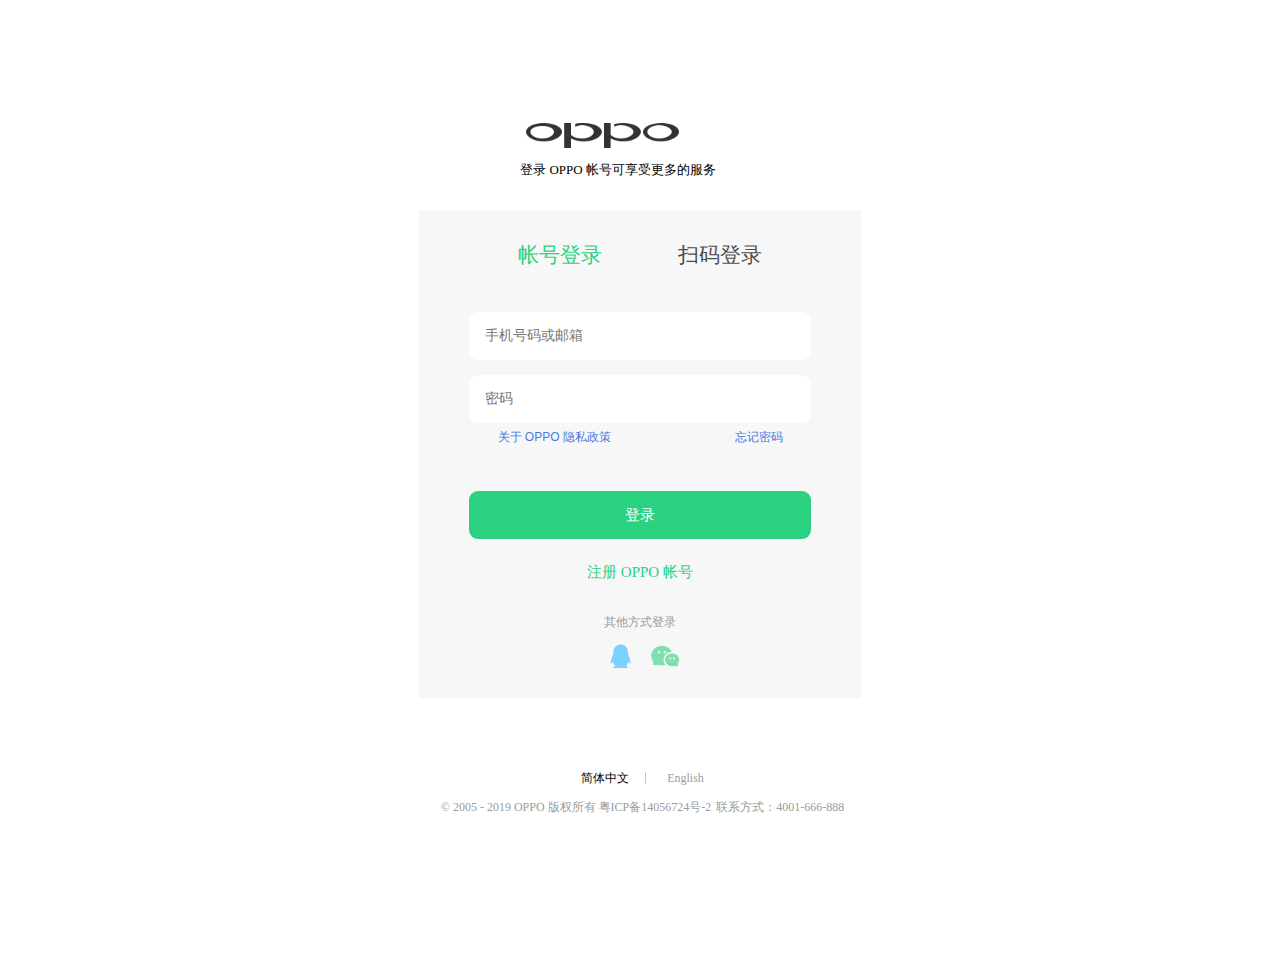
<file: src/login.html>
<!DOCTYPE html>
<html>

	<head>
		<meta charset="UTF-8">
		<title></title>
		<link rel="stylesheet" type="text/css" href="css/header.css" />
	</head>

	<body>
		<div class="box boxLarge">
			<div class="box_header boxLarge">
				<div class="box_header_logo">
					<img class="logoimg" src="[data-uri]" />
				</div>
				<p>登录 OPPO 帐号可享受更多的服务</p>
			</div>
			<div class="box_content">
				<div class="index_content">
					<div class="tab">
						<div class="tab_item active">帐号登录</div>

						<div class="tab_item">扫码登录</div>
					</div>
					<div class="">
						<div class="zoneInput account hasZone">
							<div>
								<input
									class="yanzheng"
									type="text" autocomplete="off" placeholder="手机号码或邮箱" value=""></div>

							<div class="zone_dlg">
								<div class="input password input_icon"><input  class="yanzheng"  autocomplete="off" type="password" placeholder="密码" value=""><i></i>
									<div class="input_error_tip"></div>
								</div>
								<div class="linkContainer">
									<a class="link privacy" href="javascript:;">关于 OPPO 隐私政策</a>
									<a class="link forget_password" href="javascript:;">忘记密码</a>
								</div><button class="button primary_btn">登录</button><button class="button secondary_btn">注册 OPPO 帐号</button>
								<div class="authOther">
									<div class="authOther_list">其他方式登录</div>
									<div class="authOther_links">
										<a class="authOther_link authOther_ico_qq" href="https://my.oppo.com/auth/qqlogin">
											<img class="qq" src="[data-uri]" />
										</a>
										<a class="authOther_link authOther_ico_wx" href="https://my.oppo.com/auth/wxlogin">
											<img class="weibo" src="[data-uri]" />
										</a>
									</div>
								</div>
							</div>

						</div>
					</div>
				</div>
				<div class="footer">
					<p class="footer_language"><span class="footer_current">简体中文</span><em class="footer_divider"></em><span class="">English</span></p>
					<p><span>© 2005 - 2019 OPPO 版权所有 粤ICP备14056724号-2</span><span>联系方式：4001-666-888</span></p>
				</div>
	</body>

</html>
</file>
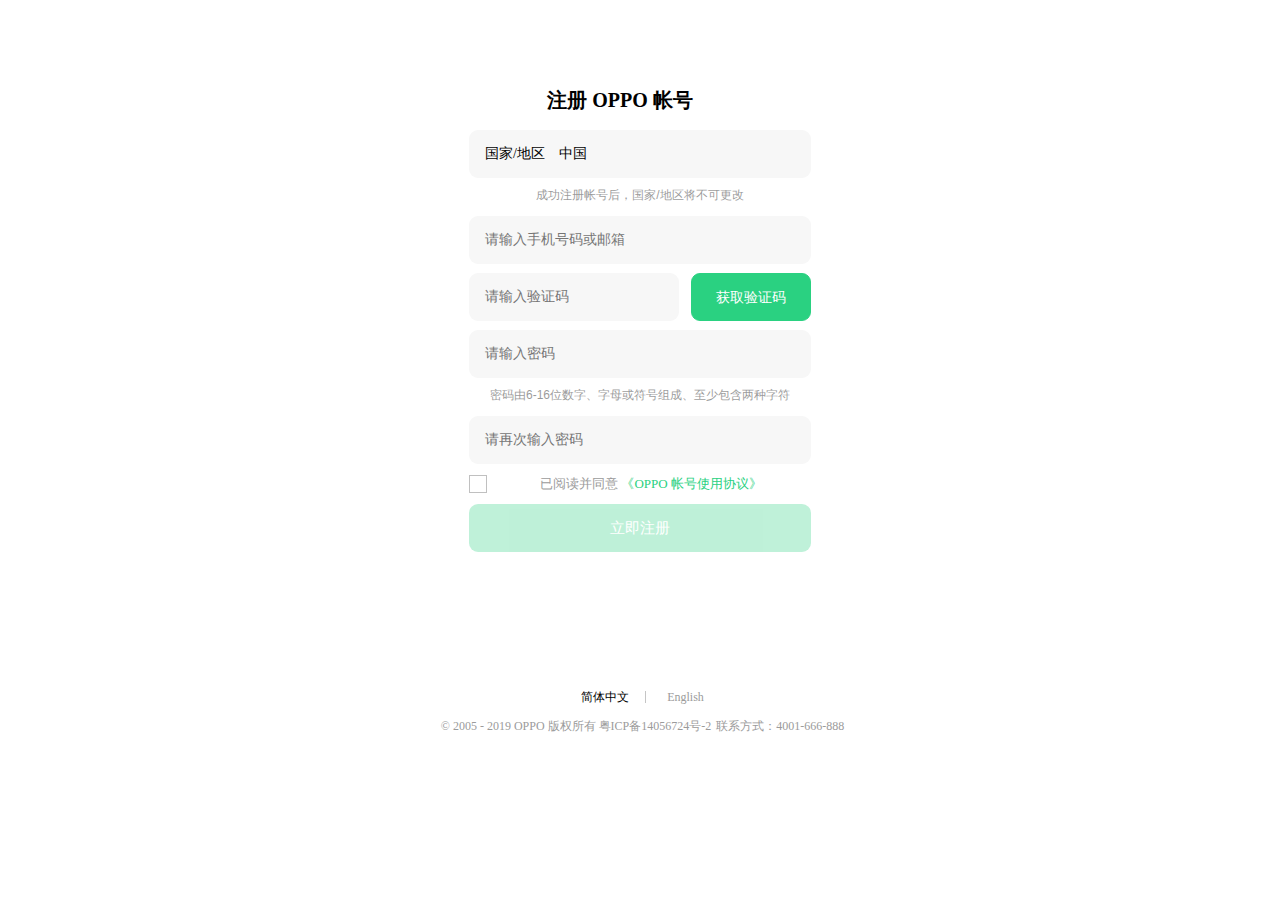
<file: src/registor.html>
<!DOCTYPE html>
<html>

	<head>
		<meta charset="UTF-8">
		<title></title>
		<link rel="stylesheet" type="text/css" href="css/header.css" />
	</head>

	<body>
		<div class="box2">
			<div class="box2_header boxSmall">
				<p class="zhuce">注册 OPPO 帐号</p>
			</div>
			<div class="box2_content">
				<div class="register_content">
					<div class="zoneInput1 regions1">

						<div class="">
							<div class="zoneInput1_country1"></div><input autocomplete="off" class="zoneInput_select" type="text" disabled="" value="国家/地区    中国"><i class="zoneInput_down"></i></div>
						<div class="input1_error1_tip1"></div>
						<p class="region1_tip1">成功注册帐号后，国家/地区将不可更改</p>
						<div class="zoneInput1 account1">
							<div>
								<input type="text" autocomplete="off" placeholder="请输入手机号码或邮箱" value=""></div>
							<div class="input1_error1_tip1"></div>

							<div class="input1 codes1 codeWrap1"><input class="ma" autocomplete="off" type="text" placeholder="请输入验证码" value="">
								<div class="input1_code1 ">获取验证码</div>
								<div class="input1_error1_tip1"></div>
							</div>
							<div class="input1 passwordIcon1 input1_icon1"><input autocomplete="off" type="password" placeholder="请输入密码" value=""><i></i>
								<div class="input1_error1_tip1"></div>
							</div>
							<p class="region1_tip1">密码由6-16位数字、字母或符号组成、至少包含两种字符</p>
							<div class="input1 passwordIcon1 input1_icon1"><input autocomplete="off" type="password" placeholder="请再次输入密码" value=""><i></i>
								<div class="input1_error1_tip1"></div>
							</div>
						</div>

						<div class="agreements">
							<i class="agreements_checkbox ">
							<img />
							<img style="display:none;"  src="[data-uri]"/>
						</i>
							<p class="agreements_info">已阅读并同意
								<a target="_blank" href="https://muc.oppomobile.com/document/340/register_simple.html">《OPPO 帐号使用协议》</a>
							</p>
						</div>
						<button class="button disabled primary_btn">立即注册</button></div>

				</div>
			</div>
		</div>
		<div class="footer">
			<p class="footer_language"><span class="footer_current">简体中文</span><em class="footer_divider"></em><span class="">English</span></p>
			<p><span>© 2005 - 2019 OPPO 版权所有 粤ICP备14056724号-2</span><span>联系方式：4001-666-888</span></p>
		</div>
	</body>

</html>
</file>
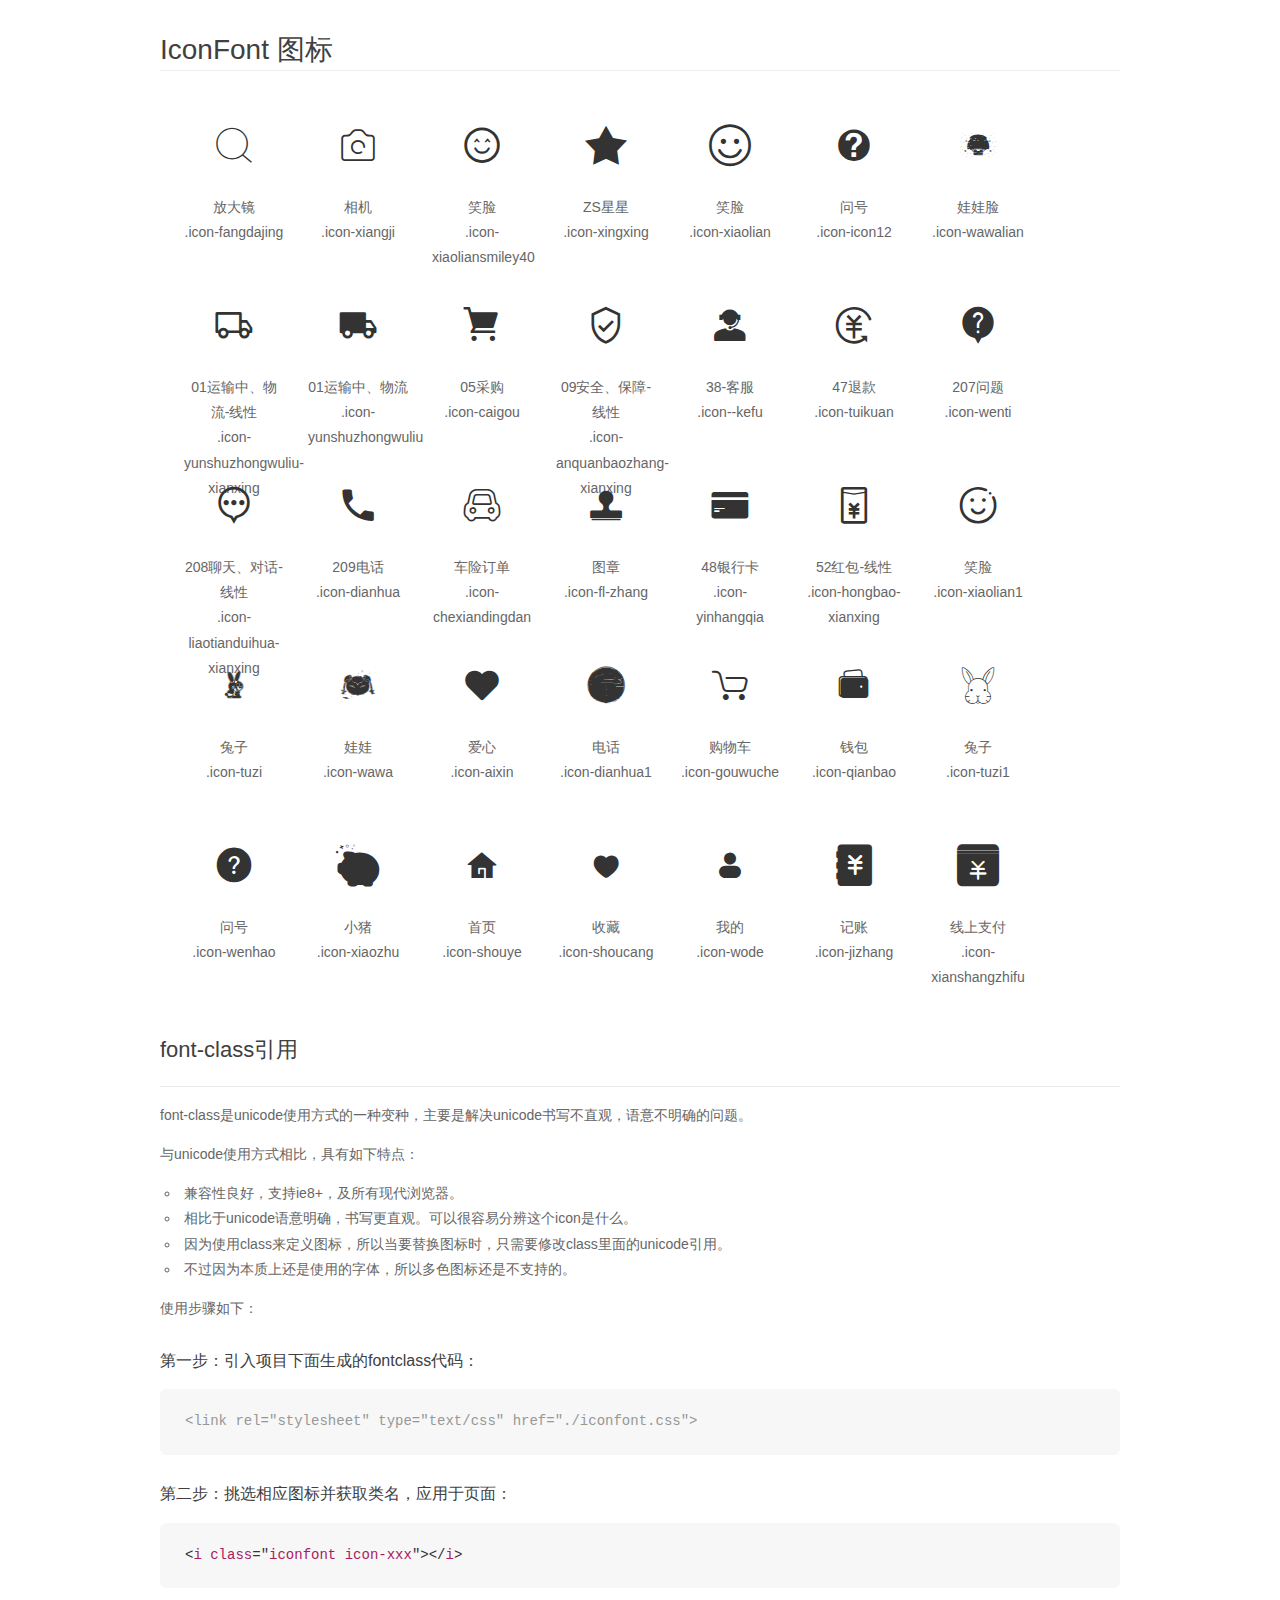
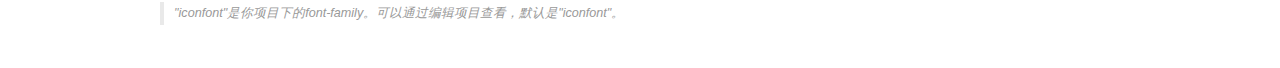
<file: src/图标/demo_fontclass.html>
<!DOCTYPE html>
<html>
<head>
    <meta charset="utf-8"/>
    <title>IconFont</title>
    <link rel="stylesheet" href="demo.css">
    <link rel="stylesheet" href="iconfont.css">
</head>
<body>
    <div class="main markdown">
        <h1>IconFont 图标</h1>
        <ul class="icon_lists clear">
            
                <li>
                <i class="icon iconfont icon-fangdajing"></i>
                    <div class="name">放大镜</div>
                    <div class="fontclass">.icon-fangdajing</div>
                </li>
            
                <li>
                <i class="icon iconfont icon-xiangji"></i>
                    <div class="name">相机</div>
                    <div class="fontclass">.icon-xiangji</div>
                </li>
            
                <li>
                <i class="icon iconfont icon-xiaoliansmiley40"></i>
                    <div class="name">笑脸</div>
                    <div class="fontclass">.icon-xiaoliansmiley40</div>
                </li>
            
                <li>
                <i class="icon iconfont icon-xingxing"></i>
                    <div class="name">ZS星星</div>
                    <div class="fontclass">.icon-xingxing</div>
                </li>
            
                <li>
                <i class="icon iconfont icon-xiaolian"></i>
                    <div class="name">笑脸</div>
                    <div class="fontclass">.icon-xiaolian</div>
                </li>
            
                <li>
                <i class="icon iconfont icon-icon12"></i>
                    <div class="name">问号</div>
                    <div class="fontclass">.icon-icon12</div>
                </li>
            
                <li>
                <i class="icon iconfont icon-wawalian"></i>
                    <div class="name">娃娃脸</div>
                    <div class="fontclass">.icon-wawalian</div>
                </li>
            
                <li>
                <i class="icon iconfont icon-yunshuzhongwuliu-xianxing"></i>
                    <div class="name">01运输中、物流-线性</div>
                    <div class="fontclass">.icon-yunshuzhongwuliu-xianxing</div>
                </li>
            
                <li>
                <i class="icon iconfont icon-yunshuzhongwuliu"></i>
                    <div class="name">01运输中、物流</div>
                    <div class="fontclass">.icon-yunshuzhongwuliu</div>
                </li>
            
                <li>
                <i class="icon iconfont icon-caigou"></i>
                    <div class="name">05采购</div>
                    <div class="fontclass">.icon-caigou</div>
                </li>
            
                <li>
                <i class="icon iconfont icon-anquanbaozhang-xianxing"></i>
                    <div class="name">09安全、保障-线性</div>
                    <div class="fontclass">.icon-anquanbaozhang-xianxing</div>
                </li>
            
                <li>
                <i class="icon iconfont icon--kefu"></i>
                    <div class="name">38-客服</div>
                    <div class="fontclass">.icon--kefu</div>
                </li>
            
                <li>
                <i class="icon iconfont icon-tuikuan"></i>
                    <div class="name">47退款</div>
                    <div class="fontclass">.icon-tuikuan</div>
                </li>
            
                <li>
                <i class="icon iconfont icon-wenti"></i>
                    <div class="name">207问题</div>
                    <div class="fontclass">.icon-wenti</div>
                </li>
            
                <li>
                <i class="icon iconfont icon-liaotianduihua-xianxing"></i>
                    <div class="name">208聊天、对话-线性</div>
                    <div class="fontclass">.icon-liaotianduihua-xianxing</div>
                </li>
            
                <li>
                <i class="icon iconfont icon-dianhua"></i>
                    <div class="name">209电话</div>
                    <div class="fontclass">.icon-dianhua</div>
                </li>
            
                <li>
                <i class="icon iconfont icon-chexiandingdan"></i>
                    <div class="name">车险订单</div>
                    <div class="fontclass">.icon-chexiandingdan</div>
                </li>
            
                <li>
                <i class="icon iconfont icon-fl-zhang"></i>
                    <div class="name">图章</div>
                    <div class="fontclass">.icon-fl-zhang</div>
                </li>
            
                <li>
                <i class="icon iconfont icon-yinhangqia"></i>
                    <div class="name">48银行卡</div>
                    <div class="fontclass">.icon-yinhangqia</div>
                </li>
            
                <li>
                <i class="icon iconfont icon-hongbao-xianxing"></i>
                    <div class="name">52红包-线性</div>
                    <div class="fontclass">.icon-hongbao-xianxing</div>
                </li>
            
                <li>
                <i class="icon iconfont icon-xiaolian1"></i>
                    <div class="name">笑脸</div>
                    <div class="fontclass">.icon-xiaolian1</div>
                </li>
            
                <li>
                <i class="icon iconfont icon-tuzi"></i>
                    <div class="name">兔子</div>
                    <div class="fontclass">.icon-tuzi</div>
                </li>
            
                <li>
                <i class="icon iconfont icon-wawa"></i>
                    <div class="name">娃娃</div>
                    <div class="fontclass">.icon-wawa</div>
                </li>
            
                <li>
                <i class="icon iconfont icon-aixin"></i>
                    <div class="name">爱心</div>
                    <div class="fontclass">.icon-aixin</div>
                </li>
            
                <li>
                <i class="icon iconfont icon-dianhua1"></i>
                    <div class="name">电话</div>
                    <div class="fontclass">.icon-dianhua1</div>
                </li>
            
                <li>
                <i class="icon iconfont icon-gouwuche"></i>
                    <div class="name">购物车</div>
                    <div class="fontclass">.icon-gouwuche</div>
                </li>
            
                <li>
                <i class="icon iconfont icon-qianbao"></i>
                    <div class="name">钱包</div>
                    <div class="fontclass">.icon-qianbao</div>
                </li>
            
                <li>
                <i class="icon iconfont icon-tuzi1"></i>
                    <div class="name">兔子</div>
                    <div class="fontclass">.icon-tuzi1</div>
                </li>
            
                <li>
                <i class="icon iconfont icon-wenhao"></i>
                    <div class="name">问号</div>
                    <div class="fontclass">.icon-wenhao</div>
                </li>
            
                <li>
                <i class="icon iconfont icon-xiaozhu"></i>
                    <div class="name">小猪</div>
                    <div class="fontclass">.icon-xiaozhu</div>
                </li>
            
                <li>
                <i class="icon iconfont icon-shouye"></i>
                    <div class="name">首页</div>
                    <div class="fontclass">.icon-shouye</div>
                </li>
            
                <li>
                <i class="icon iconfont icon-shoucang"></i>
                    <div class="name">收藏</div>
                    <div class="fontclass">.icon-shoucang</div>
                </li>
            
                <li>
                <i class="icon iconfont icon-wode"></i>
                    <div class="name">我的</div>
                    <div class="fontclass">.icon-wode</div>
                </li>
            
                <li>
                <i class="icon iconfont icon-jizhang"></i>
                    <div class="name">记账</div>
                    <div class="fontclass">.icon-jizhang</div>
                </li>
            
                <li>
                <i class="icon iconfont icon-xianshangzhifu"></i>
                    <div class="name">线上支付</div>
                    <div class="fontclass">.icon-xianshangzhifu</div>
                </li>
            
        </ul>

        <h2 id="font-class-">font-class引用</h2>
        <hr>

        <p>font-class是unicode使用方式的一种变种，主要是解决unicode书写不直观，语意不明确的问题。</p>
        <p>与unicode使用方式相比，具有如下特点：</p>
        <ul>
        <li>兼容性良好，支持ie8+，及所有现代浏览器。</li>
        <li>相比于unicode语意明确，书写更直观。可以很容易分辨这个icon是什么。</li>
        <li>因为使用class来定义图标，所以当要替换图标时，只需要修改class里面的unicode引用。</li>
        <li>不过因为本质上还是使用的字体，所以多色图标还是不支持的。</li>
        </ul>
        <p>使用步骤如下：</p>
        <h3 id="-fontclass-">第一步：引入项目下面生成的fontclass代码：</h3>


        <pre><code class="lang-js hljs javascript"><span class="hljs-comment">&lt;link rel="stylesheet" type="text/css" href="./iconfont.css"&gt;</span></code></pre>
        <h3 id="-">第二步：挑选相应图标并获取类名，应用于页面：</h3>
        <pre><code class="lang-css hljs">&lt;<span class="hljs-selector-tag">i</span> <span class="hljs-selector-tag">class</span>="<span class="hljs-selector-tag">iconfont</span> <span class="hljs-selector-tag">icon-xxx</span>"&gt;&lt;/<span class="hljs-selector-tag">i</span>&gt;</code></pre>
        <blockquote>
        <p>"iconfont"是你项目下的font-family。可以通过编辑项目查看，默认是"iconfont"。</p>
        </blockquote>
    </div>
</body>
</html>
</file>
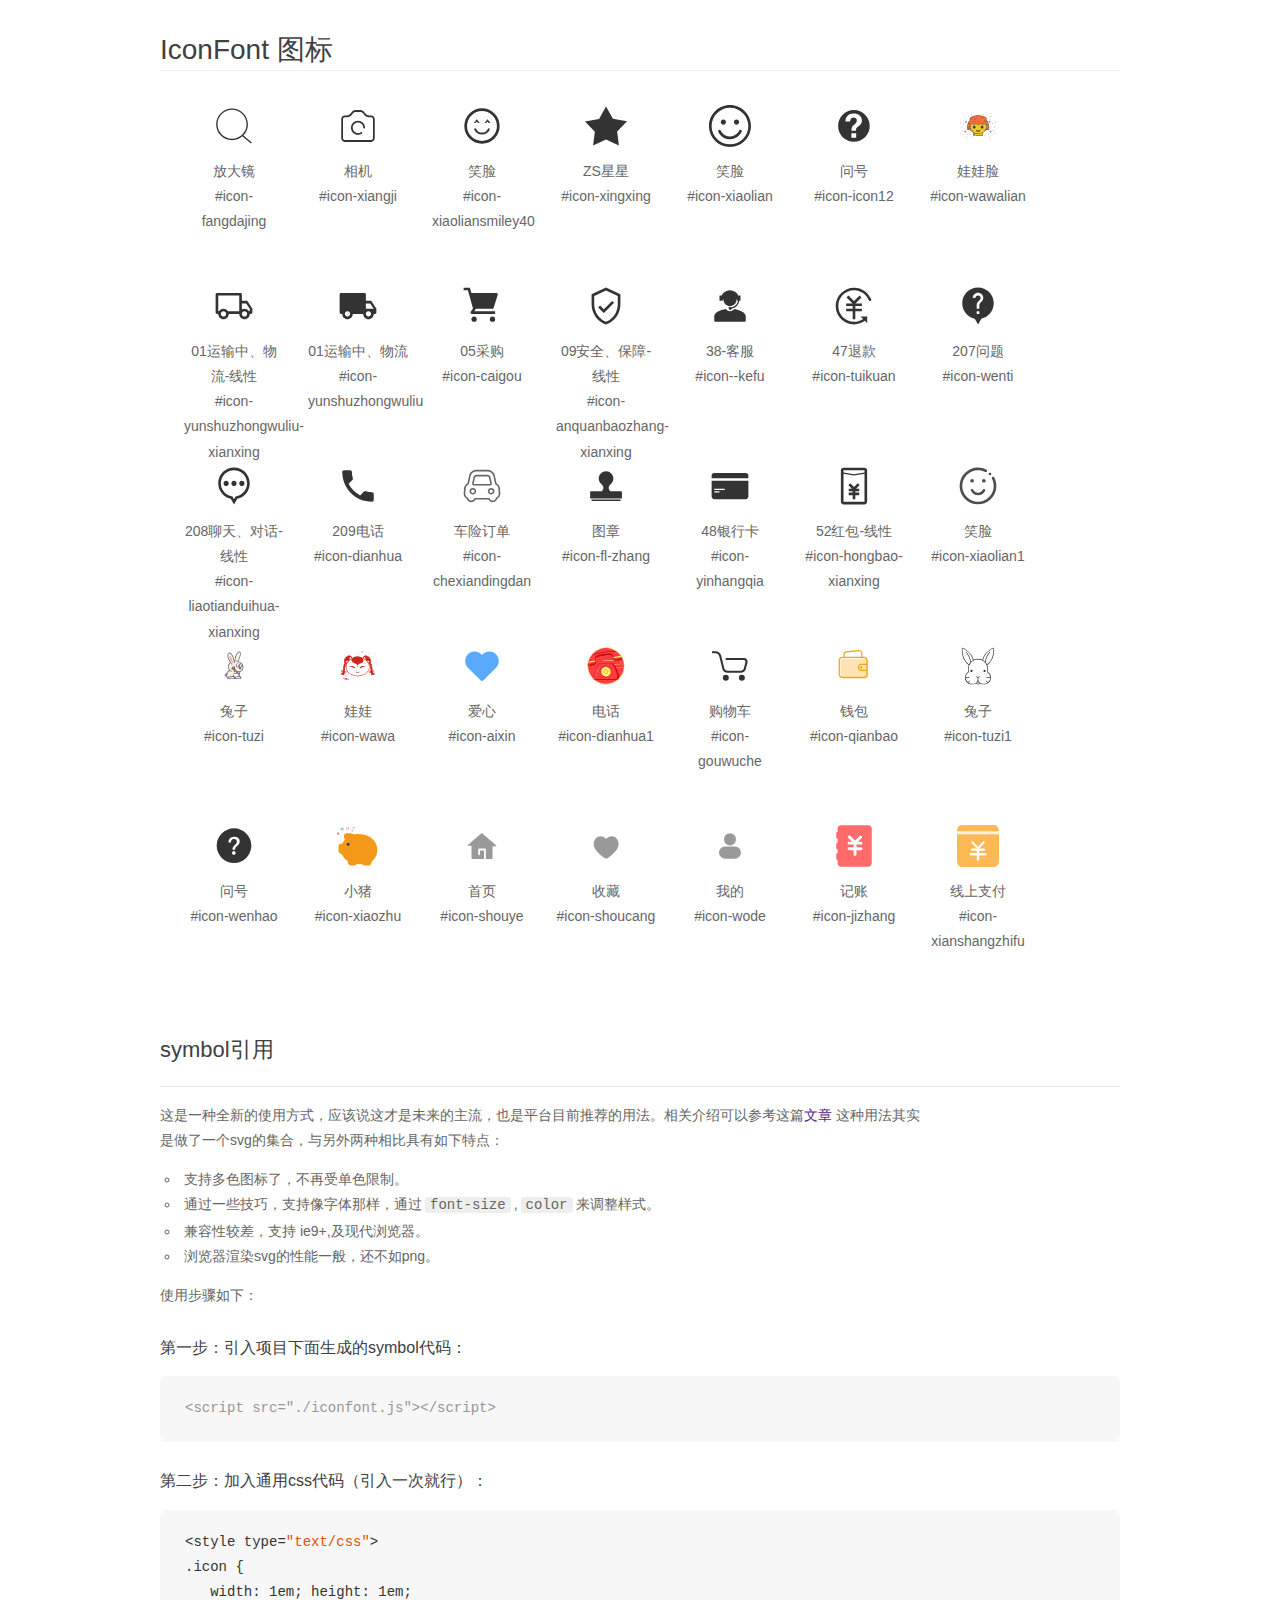
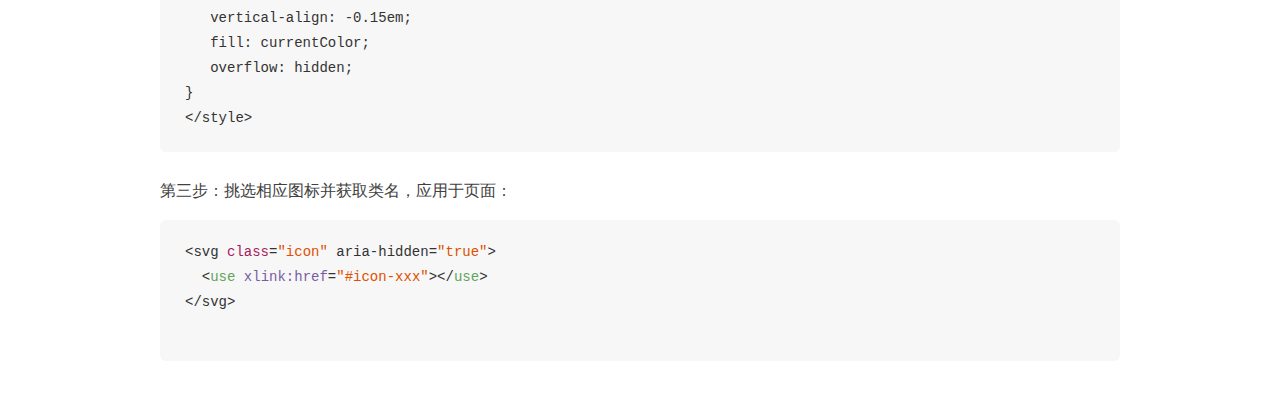
<file: src/图标/demo_symbol.html>
<!DOCTYPE html>
<html>
<head>
    <meta charset="utf-8"/>
    <title>IconFont</title>
    <link rel="stylesheet" href="demo.css">
    <script src="iconfont.js"></script>

    <style type="text/css">
        .icon {
          /* 通过设置 font-size 来改变图标大小 */
          width: 1em; height: 1em;
          /* 图标和文字相邻时，垂直对齐 */
          vertical-align: -0.15em;
          /* 通过设置 color 来改变 SVG 的颜色/fill */
          fill: currentColor;
          /* path 和 stroke 溢出 viewBox 部分在 IE 下会显示
             normalize.css 中也包含这行 */
          overflow: hidden;
        }

    </style>
</head>
<body>
    <div class="main markdown">
        <h1>IconFont 图标</h1>
        <ul class="icon_lists clear">
            
                <li>
                    <svg class="icon" aria-hidden="true">
                        <use xlink:href="#icon-fangdajing"></use>
                    </svg>
                    <div class="name">放大镜</div>
                    <div class="fontclass">#icon-fangdajing</div>
                </li>
            
                <li>
                    <svg class="icon" aria-hidden="true">
                        <use xlink:href="#icon-xiangji"></use>
                    </svg>
                    <div class="name">相机</div>
                    <div class="fontclass">#icon-xiangji</div>
                </li>
            
                <li>
                    <svg class="icon" aria-hidden="true">
                        <use xlink:href="#icon-xiaoliansmiley40"></use>
                    </svg>
                    <div class="name">笑脸</div>
                    <div class="fontclass">#icon-xiaoliansmiley40</div>
                </li>
            
                <li>
                    <svg class="icon" aria-hidden="true">
                        <use xlink:href="#icon-xingxing"></use>
                    </svg>
                    <div class="name">ZS星星</div>
                    <div class="fontclass">#icon-xingxing</div>
                </li>
            
                <li>
                    <svg class="icon" aria-hidden="true">
                        <use xlink:href="#icon-xiaolian"></use>
                    </svg>
                    <div class="name">笑脸</div>
                    <div class="fontclass">#icon-xiaolian</div>
                </li>
            
                <li>
                    <svg class="icon" aria-hidden="true">
                        <use xlink:href="#icon-icon12"></use>
                    </svg>
                    <div class="name">问号</div>
                    <div class="fontclass">#icon-icon12</div>
                </li>
            
                <li>
                    <svg class="icon" aria-hidden="true">
                        <use xlink:href="#icon-wawalian"></use>
                    </svg>
                    <div class="name">娃娃脸</div>
                    <div class="fontclass">#icon-wawalian</div>
                </li>
            
                <li>
                    <svg class="icon" aria-hidden="true">
                        <use xlink:href="#icon-yunshuzhongwuliu-xianxing"></use>
                    </svg>
                    <div class="name">01运输中、物流-线性</div>
                    <div class="fontclass">#icon-yunshuzhongwuliu-xianxing</div>
                </li>
            
                <li>
                    <svg class="icon" aria-hidden="true">
                        <use xlink:href="#icon-yunshuzhongwuliu"></use>
                    </svg>
                    <div class="name">01运输中、物流</div>
                    <div class="fontclass">#icon-yunshuzhongwuliu</div>
                </li>
            
                <li>
                    <svg class="icon" aria-hidden="true">
                        <use xlink:href="#icon-caigou"></use>
                    </svg>
                    <div class="name">05采购</div>
                    <div class="fontclass">#icon-caigou</div>
                </li>
            
                <li>
                    <svg class="icon" aria-hidden="true">
                        <use xlink:href="#icon-anquanbaozhang-xianxing"></use>
                    </svg>
                    <div class="name">09安全、保障-线性</div>
                    <div class="fontclass">#icon-anquanbaozhang-xianxing</div>
                </li>
            
                <li>
                    <svg class="icon" aria-hidden="true">
                        <use xlink:href="#icon--kefu"></use>
                    </svg>
                    <div class="name">38-客服</div>
                    <div class="fontclass">#icon--kefu</div>
                </li>
            
                <li>
                    <svg class="icon" aria-hidden="true">
                        <use xlink:href="#icon-tuikuan"></use>
                    </svg>
                    <div class="name">47退款</div>
                    <div class="fontclass">#icon-tuikuan</div>
                </li>
            
                <li>
                    <svg class="icon" aria-hidden="true">
                        <use xlink:href="#icon-wenti"></use>
                    </svg>
                    <div class="name">207问题</div>
                    <div class="fontclass">#icon-wenti</div>
                </li>
            
                <li>
                    <svg class="icon" aria-hidden="true">
                        <use xlink:href="#icon-liaotianduihua-xianxing"></use>
                    </svg>
                    <div class="name">208聊天、对话-线性</div>
                    <div class="fontclass">#icon-liaotianduihua-xianxing</div>
                </li>
            
                <li>
                    <svg class="icon" aria-hidden="true">
                        <use xlink:href="#icon-dianhua"></use>
                    </svg>
                    <div class="name">209电话</div>
                    <div class="fontclass">#icon-dianhua</div>
                </li>
            
                <li>
                    <svg class="icon" aria-hidden="true">
                        <use xlink:href="#icon-chexiandingdan"></use>
                    </svg>
                    <div class="name">车险订单</div>
                    <div class="fontclass">#icon-chexiandingdan</div>
                </li>
            
                <li>
                    <svg class="icon" aria-hidden="true">
                        <use xlink:href="#icon-fl-zhang"></use>
                    </svg>
                    <div class="name">图章</div>
                    <div class="fontclass">#icon-fl-zhang</div>
                </li>
            
                <li>
                    <svg class="icon" aria-hidden="true">
                        <use xlink:href="#icon-yinhangqia"></use>
                    </svg>
                    <div class="name">48银行卡</div>
                    <div class="fontclass">#icon-yinhangqia</div>
                </li>
            
                <li>
                    <svg class="icon" aria-hidden="true">
                        <use xlink:href="#icon-hongbao-xianxing"></use>
                    </svg>
                    <div class="name">52红包-线性</div>
                    <div class="fontclass">#icon-hongbao-xianxing</div>
                </li>
            
                <li>
                    <svg class="icon" aria-hidden="true">
                        <use xlink:href="#icon-xiaolian1"></use>
                    </svg>
                    <div class="name">笑脸</div>
                    <div class="fontclass">#icon-xiaolian1</div>
                </li>
            
                <li>
                    <svg class="icon" aria-hidden="true">
                        <use xlink:href="#icon-tuzi"></use>
                    </svg>
                    <div class="name">兔子</div>
                    <div class="fontclass">#icon-tuzi</div>
                </li>
            
                <li>
                    <svg class="icon" aria-hidden="true">
                        <use xlink:href="#icon-wawa"></use>
                    </svg>
                    <div class="name">娃娃</div>
                    <div class="fontclass">#icon-wawa</div>
                </li>
            
                <li>
                    <svg class="icon" aria-hidden="true">
                        <use xlink:href="#icon-aixin"></use>
                    </svg>
                    <div class="name">爱心</div>
                    <div class="fontclass">#icon-aixin</div>
                </li>
            
                <li>
                    <svg class="icon" aria-hidden="true">
                        <use xlink:href="#icon-dianhua1"></use>
                    </svg>
                    <div class="name">电话</div>
                    <div class="fontclass">#icon-dianhua1</div>
                </li>
            
                <li>
                    <svg class="icon" aria-hidden="true">
                        <use xlink:href="#icon-gouwuche"></use>
                    </svg>
                    <div class="name">购物车</div>
                    <div class="fontclass">#icon-gouwuche</div>
                </li>
            
                <li>
                    <svg class="icon" aria-hidden="true">
                        <use xlink:href="#icon-qianbao"></use>
                    </svg>
                    <div class="name">钱包</div>
                    <div class="fontclass">#icon-qianbao</div>
                </li>
            
                <li>
                    <svg class="icon" aria-hidden="true">
                        <use xlink:href="#icon-tuzi1"></use>
                    </svg>
                    <div class="name">兔子</div>
                    <div class="fontclass">#icon-tuzi1</div>
                </li>
            
                <li>
                    <svg class="icon" aria-hidden="true">
                        <use xlink:href="#icon-wenhao"></use>
                    </svg>
                    <div class="name">问号</div>
                    <div class="fontclass">#icon-wenhao</div>
                </li>
            
                <li>
                    <svg class="icon" aria-hidden="true">
                        <use xlink:href="#icon-xiaozhu"></use>
                    </svg>
                    <div class="name">小猪</div>
                    <div class="fontclass">#icon-xiaozhu</div>
                </li>
            
                <li>
                    <svg class="icon" aria-hidden="true">
                        <use xlink:href="#icon-shouye"></use>
                    </svg>
                    <div class="name">首页</div>
                    <div class="fontclass">#icon-shouye</div>
                </li>
            
                <li>
                    <svg class="icon" aria-hidden="true">
                        <use xlink:href="#icon-shoucang"></use>
                    </svg>
                    <div class="name">收藏</div>
                    <div class="fontclass">#icon-shoucang</div>
                </li>
            
                <li>
                    <svg class="icon" aria-hidden="true">
                        <use xlink:href="#icon-wode"></use>
                    </svg>
                    <div class="name">我的</div>
                    <div class="fontclass">#icon-wode</div>
                </li>
            
                <li>
                    <svg class="icon" aria-hidden="true">
                        <use xlink:href="#icon-jizhang"></use>
                    </svg>
                    <div class="name">记账</div>
                    <div class="fontclass">#icon-jizhang</div>
                </li>
            
                <li>
                    <svg class="icon" aria-hidden="true">
                        <use xlink:href="#icon-xianshangzhifu"></use>
                    </svg>
                    <div class="name">线上支付</div>
                    <div class="fontclass">#icon-xianshangzhifu</div>
                </li>
            
        </ul>


        <h2 id="symbol-">symbol引用</h2>
        <hr>

        <p>这是一种全新的使用方式，应该说这才是未来的主流，也是平台目前推荐的用法。相关介绍可以参考这篇<a href="">文章</a>
        这种用法其实是做了一个svg的集合，与另外两种相比具有如下特点：</p>
        <ul>
          <li>支持多色图标了，不再受单色限制。</li>
          <li>通过一些技巧，支持像字体那样，通过<code>font-size</code>,<code>color</code>来调整样式。</li>
          <li>兼容性较差，支持 ie9+,及现代浏览器。</li>
          <li>浏览器渲染svg的性能一般，还不如png。</li>
        </ul>
        <p>使用步骤如下：</p>
        <h3 id="-symbol-">第一步：引入项目下面生成的symbol代码：</h3>
        <pre><code class="lang-js hljs javascript"><span class="hljs-comment">&lt;script src="./iconfont.js"&gt;&lt;/script&gt;</span></code></pre>
        <h3 id="-css-">第二步：加入通用css代码（引入一次就行）：</h3>
        <pre><code class="lang-js hljs javascript">&lt;style type=<span class="hljs-string">"text/css"</span>&gt;
.icon {
   width: <span class="hljs-number">1</span>em; height: <span class="hljs-number">1</span>em;
   vertical-align: <span class="hljs-number">-0.15</span>em;
   fill: currentColor;
   overflow: hidden;
}
&lt;<span class="hljs-regexp">/style&gt;</span></code></pre>
        <h3 id="-">第三步：挑选相应图标并获取类名，应用于页面：</h3>
        <pre><code class="lang-js hljs javascript">&lt;svg <span class="hljs-class"><span class="hljs-keyword">class</span></span>=<span class="hljs-string">"icon"</span> aria-hidden=<span class="hljs-string">"true"</span>&gt;<span class="xml"><span class="hljs-tag">
  &lt;<span class="hljs-name">use</span> <span class="hljs-attr">xlink:href</span>=<span class="hljs-string">"#icon-xxx"</span>&gt;</span><span class="hljs-tag">&lt;/<span class="hljs-name">use</span>&gt;</span>
</span>&lt;<span class="hljs-regexp">/svg&gt;
        </span></code></pre>
    </div>
</body>
</html>
</file>
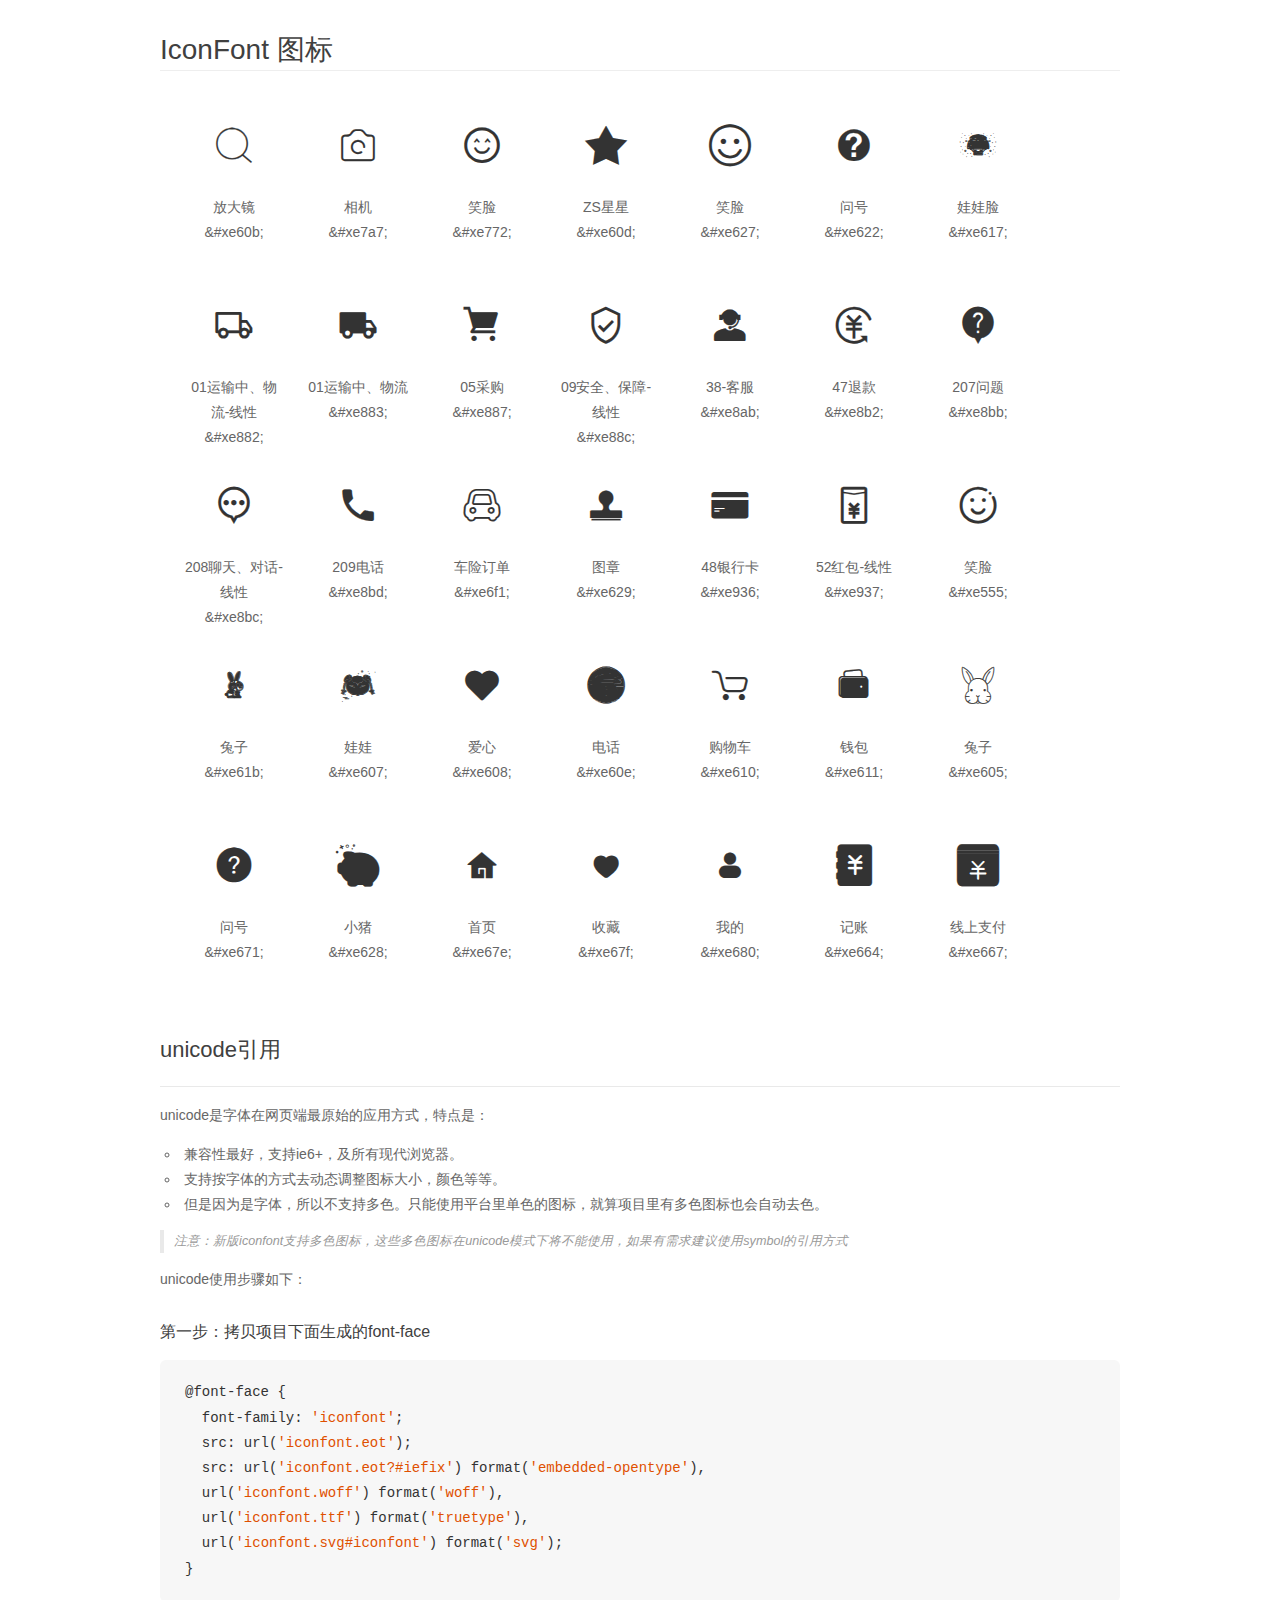
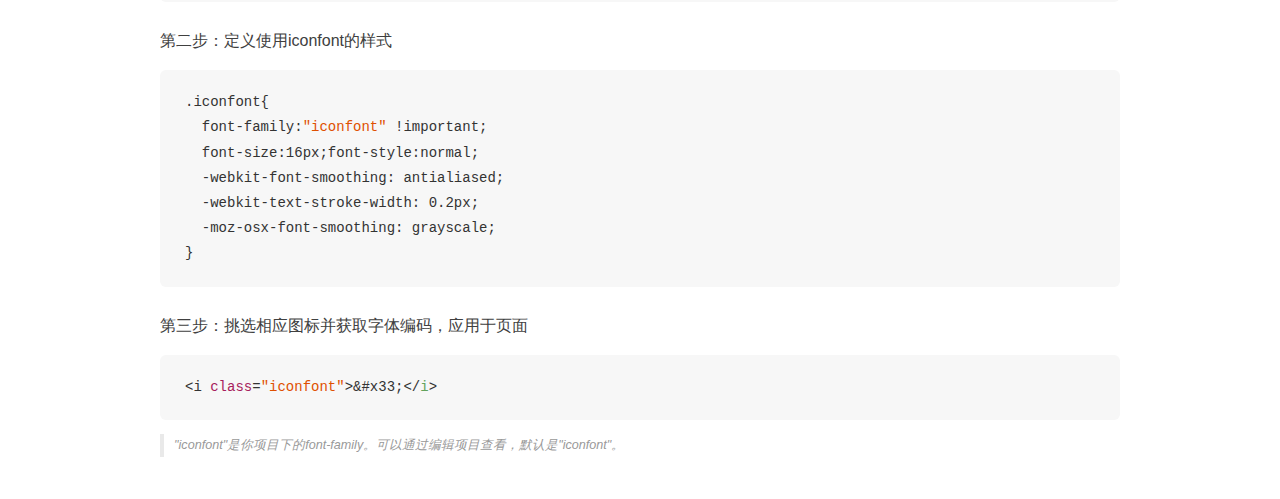
<file: src/图标/demo_unicode.html>
<!DOCTYPE html>
<html>
<head>
    <meta charset="utf-8"/>
    <title>IconFont</title>
    <link rel="stylesheet" href="demo.css">

    <style type="text/css">

        @font-face {font-family: "iconfont";
          src: url('iconfont.eot'); /* IE9*/
          src: url('iconfont.eot#iefix') format('embedded-opentype'), /* IE6-IE8 */
          url('iconfont.woff') format('woff'), /* chrome, firefox */
          url('iconfont.ttf') format('truetype'), /* chrome, firefox, opera, Safari, Android, iOS 4.2+*/
          url('iconfont.svg#iconfont') format('svg'); /* iOS 4.1- */
        }

        .iconfont {
          font-family:"iconfont" !important;
          font-size:16px;
          font-style:normal;
          -webkit-font-smoothing: antialiased;
          -webkit-text-stroke-width: 0.2px;
          -moz-osx-font-smoothing: grayscale;
        }

    </style>
</head>
<body>
    <div class="main markdown">
        <h1>IconFont 图标</h1>
        <ul class="icon_lists clear">
            
                <li>
                <i class="icon iconfont">&#xe60b;</i>
                    <div class="name">放大镜</div>
                    <div class="code">&amp;#xe60b;</div>
                </li>
            
                <li>
                <i class="icon iconfont">&#xe7a7;</i>
                    <div class="name">相机</div>
                    <div class="code">&amp;#xe7a7;</div>
                </li>
            
                <li>
                <i class="icon iconfont">&#xe772;</i>
                    <div class="name">笑脸</div>
                    <div class="code">&amp;#xe772;</div>
                </li>
            
                <li>
                <i class="icon iconfont">&#xe60d;</i>
                    <div class="name">ZS星星</div>
                    <div class="code">&amp;#xe60d;</div>
                </li>
            
                <li>
                <i class="icon iconfont">&#xe627;</i>
                    <div class="name">笑脸</div>
                    <div class="code">&amp;#xe627;</div>
                </li>
            
                <li>
                <i class="icon iconfont">&#xe622;</i>
                    <div class="name">问号</div>
                    <div class="code">&amp;#xe622;</div>
                </li>
            
                <li>
                <i class="icon iconfont">&#xe617;</i>
                    <div class="name">娃娃脸</div>
                    <div class="code">&amp;#xe617;</div>
                </li>
            
                <li>
                <i class="icon iconfont">&#xe882;</i>
                    <div class="name">01运输中、物流-线性</div>
                    <div class="code">&amp;#xe882;</div>
                </li>
            
                <li>
                <i class="icon iconfont">&#xe883;</i>
                    <div class="name">01运输中、物流</div>
                    <div class="code">&amp;#xe883;</div>
                </li>
            
                <li>
                <i class="icon iconfont">&#xe887;</i>
                    <div class="name">05采购</div>
                    <div class="code">&amp;#xe887;</div>
                </li>
            
                <li>
                <i class="icon iconfont">&#xe88c;</i>
                    <div class="name">09安全、保障-线性</div>
                    <div class="code">&amp;#xe88c;</div>
                </li>
            
                <li>
                <i class="icon iconfont">&#xe8ab;</i>
                    <div class="name">38-客服</div>
                    <div class="code">&amp;#xe8ab;</div>
                </li>
            
                <li>
                <i class="icon iconfont">&#xe8b2;</i>
                    <div class="name">47退款</div>
                    <div class="code">&amp;#xe8b2;</div>
                </li>
            
                <li>
                <i class="icon iconfont">&#xe8bb;</i>
                    <div class="name">207问题</div>
                    <div class="code">&amp;#xe8bb;</div>
                </li>
            
                <li>
                <i class="icon iconfont">&#xe8bc;</i>
                    <div class="name">208聊天、对话-线性</div>
                    <div class="code">&amp;#xe8bc;</div>
                </li>
            
                <li>
                <i class="icon iconfont">&#xe8bd;</i>
                    <div class="name">209电话</div>
                    <div class="code">&amp;#xe8bd;</div>
                </li>
            
                <li>
                <i class="icon iconfont">&#xe6f1;</i>
                    <div class="name">车险订单</div>
                    <div class="code">&amp;#xe6f1;</div>
                </li>
            
                <li>
                <i class="icon iconfont">&#xe629;</i>
                    <div class="name">图章</div>
                    <div class="code">&amp;#xe629;</div>
                </li>
            
                <li>
                <i class="icon iconfont">&#xe936;</i>
                    <div class="name">48银行卡</div>
                    <div class="code">&amp;#xe936;</div>
                </li>
            
                <li>
                <i class="icon iconfont">&#xe937;</i>
                    <div class="name">52红包-线性</div>
                    <div class="code">&amp;#xe937;</div>
                </li>
            
                <li>
                <i class="icon iconfont">&#xe555;</i>
                    <div class="name">笑脸</div>
                    <div class="code">&amp;#xe555;</div>
                </li>
            
                <li>
                <i class="icon iconfont">&#xe61b;</i>
                    <div class="name">兔子</div>
                    <div class="code">&amp;#xe61b;</div>
                </li>
            
                <li>
                <i class="icon iconfont">&#xe607;</i>
                    <div class="name">娃娃</div>
                    <div class="code">&amp;#xe607;</div>
                </li>
            
                <li>
                <i class="icon iconfont">&#xe608;</i>
                    <div class="name">爱心</div>
                    <div class="code">&amp;#xe608;</div>
                </li>
            
                <li>
                <i class="icon iconfont">&#xe60e;</i>
                    <div class="name">电话</div>
                    <div class="code">&amp;#xe60e;</div>
                </li>
            
                <li>
                <i class="icon iconfont">&#xe610;</i>
                    <div class="name">购物车</div>
                    <div class="code">&amp;#xe610;</div>
                </li>
            
                <li>
                <i class="icon iconfont">&#xe611;</i>
                    <div class="name">钱包</div>
                    <div class="code">&amp;#xe611;</div>
                </li>
            
                <li>
                <i class="icon iconfont">&#xe605;</i>
                    <div class="name">兔子</div>
                    <div class="code">&amp;#xe605;</div>
                </li>
            
                <li>
                <i class="icon iconfont">&#xe671;</i>
                    <div class="name">问号</div>
                    <div class="code">&amp;#xe671;</div>
                </li>
            
                <li>
                <i class="icon iconfont">&#xe628;</i>
                    <div class="name">小猪</div>
                    <div class="code">&amp;#xe628;</div>
                </li>
            
                <li>
                <i class="icon iconfont">&#xe67e;</i>
                    <div class="name">首页</div>
                    <div class="code">&amp;#xe67e;</div>
                </li>
            
                <li>
                <i class="icon iconfont">&#xe67f;</i>
                    <div class="name">收藏</div>
                    <div class="code">&amp;#xe67f;</div>
                </li>
            
                <li>
                <i class="icon iconfont">&#xe680;</i>
                    <div class="name">我的</div>
                    <div class="code">&amp;#xe680;</div>
                </li>
            
                <li>
                <i class="icon iconfont">&#xe664;</i>
                    <div class="name">记账</div>
                    <div class="code">&amp;#xe664;</div>
                </li>
            
                <li>
                <i class="icon iconfont">&#xe667;</i>
                    <div class="name">线上支付</div>
                    <div class="code">&amp;#xe667;</div>
                </li>
            
        </ul>
        <h2 id="unicode-">unicode引用</h2>
        <hr>

        <p>unicode是字体在网页端最原始的应用方式，特点是：</p>
        <ul>
        <li>兼容性最好，支持ie6+，及所有现代浏览器。</li>
        <li>支持按字体的方式去动态调整图标大小，颜色等等。</li>
        <li>但是因为是字体，所以不支持多色。只能使用平台里单色的图标，就算项目里有多色图标也会自动去色。</li>
        </ul>
        <blockquote>
        <p>注意：新版iconfont支持多色图标，这些多色图标在unicode模式下将不能使用，如果有需求建议使用symbol的引用方式</p>
        </blockquote>
        <p>unicode使用步骤如下：</p>
        <h3 id="-font-face">第一步：拷贝项目下面生成的font-face</h3>
        <pre><code class="lang-js hljs javascript">@font-face {
  font-family: <span class="hljs-string">'iconfont'</span>;
  src: url(<span class="hljs-string">'iconfont.eot'</span>);
  src: url(<span class="hljs-string">'iconfont.eot?#iefix'</span>) format(<span class="hljs-string">'embedded-opentype'</span>),
  url(<span class="hljs-string">'iconfont.woff'</span>) format(<span class="hljs-string">'woff'</span>),
  url(<span class="hljs-string">'iconfont.ttf'</span>) format(<span class="hljs-string">'truetype'</span>),
  url(<span class="hljs-string">'iconfont.svg#iconfont'</span>) format(<span class="hljs-string">'svg'</span>);
}
</code></pre>
        <h3 id="-iconfont-">第二步：定义使用iconfont的样式</h3>
        <pre><code class="lang-js hljs javascript">.iconfont{
  font-family:<span class="hljs-string">"iconfont"</span> !important;
  font-size:<span class="hljs-number">16</span>px;font-style:normal;
  -webkit-font-smoothing: antialiased;
  -webkit-text-stroke-width: <span class="hljs-number">0.2</span>px;
  -moz-osx-font-smoothing: grayscale;
}
</code></pre>
        <h3 id="-">第三步：挑选相应图标并获取字体编码，应用于页面</h3>
        <pre><code class="lang-js hljs javascript">&lt;i <span class="hljs-class"><span class="hljs-keyword">class</span></span>=<span class="hljs-string">"iconfont"</span>&gt;&amp;#x33;<span class="xml"><span class="hljs-tag">&lt;/<span class="hljs-name">i</span>&gt;</span></span></code></pre>

        <blockquote>
        <p>"iconfont"是你项目下的font-family。可以通过编辑项目查看，默认是"iconfont"。</p>
        </blockquote>
    </div>


</body>
</html>
</file>
<file: src/css/header.css>
* {
  padding: 0;
  margin: 0;
}

.clear:after {
  content: "";
  clear: both;
  height: 0;
  display: block;
  overflow: hidden;
  visibility: hidden;
}

html, body {
  width: 100%;
  height: 100%;
}

li {
  list-style: none;
  float: left;
}

a {
  text-decoration: none;
}

.nav-box {
  width: 100%;
  height: 60px;
  z-index: 5;
  background: black;
}

.warpper-center {
  width: 1200px;
  height: 60px;
  margin: 0 auto;
}

.logo {
  float: left;
  width: 160px;
  height: 60px;
  vertical-align: middle;
  text-align: center;
  line-height: 60px;
}

.logo span {
  color: white;
  font-size: 35px;
}

.navlist {
  width: 810px;
  height: 60px;
  margin: 0 auto;
  line-height: 60px;
  text-align: center;
}

.nav-box i {
  color: white;
  position: absolute;
  top: 0px;
  right: 0px;
  float: right;
  vertical-align: middle;
  line-height: 60px;
  font-size: 40px;
}

.navlist li {
  text-align: center;
  vertical-align: middle;
}

.navlist li a {
  display: inline-block;
  color: white;
  height: 100%;
  line-height: 60px;
  padding: 0 23px;
}

.navlist .li-1-box .li-1 a {
  color: #ccc;
}

#container img {
  width: 100%;
}

.bjt-2 {
  position: relative;
  display: inline-block;
  width: 1353px;
  height: 608px;
}

.bejt-2-list li {
  width: 672px;
  height: 300px;
  position: relative;
  margin-top: 4px;
  overflow: hidden;
}

.bejt-2-list li:nth-of-type(1) {
  margin-right: 4px;
}

.bejt-2-list li:nth-of-type(3) {
  margin-right: 4px;
}

.bejt-2-list div {
  width: 672px;
  height: 300px;
}

.bejt-2-list li div img {
  width: 913px;
  height: 300px;
  display: block;
}

.footer {
  position: relative;
  padding: 60px 0;
  font-size: 14px;
  display: block;
}

.ter-nav {
  width: 1200px;
  display: block;
  margin: 0 auto;
  position: relative;
}

.ter-directory {
  float: left;
  overflow: hidden;
  width: 62%;
}

.ter-directory dl {
  width: 164px;
  float: left;
  position: relative;
  display: block;
}

.ter-directory dt {
  display: block;
  position: relative;
  line-height: 1;
  margin-bottom: 10px;
  color: #333;
  cursor: pointer;
}

.ter-directory dd {
  display: block;
  line-height: 2;
  color: #666666;
  overflow: hidden;
  margin-right: 1em;
}

.ter-nav .ter-directory dl dd a {
  color: #666;
  overflow: hidden;
  white-space: nowrap;
}

.ter-service {
  float: right;
  text-align: right;
}

.ter-oppo {
  margin-top: -5px;
  margin-bottom: 20px;
}

.ter-oppo a {
  color: #fff;
  background-color: #666;
  text-align: center;
  width: 173px;
  height: 51px;
  line-height: 51px;
  border-radius: 25.5px;
  display: inline-block;
  margin-bottom: 0;
}

.icon span {
  display: inline-block;
  font-size: 15px;
}

.ter-tel {
  display: block;
}

.ter-tel p {
  font-size: 14px;
  color: #828282;
}

.ter-tel h3 {
  font-size: 24px;
  line-height: 1;
  font-weight: normal;
  color: #333;
  margin: 15px 0 7px 0;
}

.ter-bottom {
  display: flex;
  position: relative;
  width: 1200px;
  margin: 72px auto 0 auto;
  padding-top: 24px;
  color: #98979A;
  border-top: 1px #ebebeb solid;
}

.ter-bottom-one {
  flex: 1;
  font-size: 13px;
  line-height: 25px;
}

.ter-bottom-one a {
  color: inherit;
}

.ter-bottom-two {
  font-size: 13px;
  text-align: right;
  padding-left: 2em;
}

.ter-bottom-two a {
  color: #999;
  font-size: 20px;
  vertical-align: middle;
  margin-left: 15px;
}

.ter-bottom-two .text {
  margin: -1px;
  padding: 0;
  width: 1px;
  height: 1px;
  overflow: hidden;
  position: absolute;
}

h1, h2, h3, h4, h5, h5, h6, dl, dt, dd, ol, p, ul, li {
  margin: 0;
  padding: 0;
  list-style: none;
  font-weight: normal;
}

button, input, optgroup, select, textarea {
  color: inherit;
  font: inherit;
  margin: 0;
}

p {
  display: block;
  margin-block-start: 1em;
  margin-block-end: 1em;
  margin-inline-start: 0px;
  margin-inline-end: 0px;
}

em, i, strong {
  font-style: normal;
}

.pi-navigation {
  height: 58px;
  line-height: 58px;
  border-bottom: 1px solid #e5e5e5;
  vertical-align: middle;
}

.pi-details {
  width: 1200px;
  position: relative;
  display: flex;
  min-height: 800px;
}

.left {
  padding-top: 40px;
  width: 46vw;
  max-width: 560px;
}

.leftdt {
  width: 100%;
  height: 550px;
  display: flex;
  overflow: hidden;
}

.leftdt img {
  width: 100%;
  height: auto;
}

.leftxt {
  position: relative;
  margin-top: 40px;
}

.pic-list {
  position: relative;
  text-align: center;
  display: flex;
  margin-bottom: 0;
  justify-content: center;
}

.pic-list li {
  display: inline-block;
  margin: 0 15px;
  cursor: pointer;
}

.pic-list li img {
  opacity: 1;
  width: 60px;
  height: 60px;
}

.right {
  max-width: none;
  padding-left: 2%;
  padding-right: 2%;
  width: 46%;
  position: relative;
  display: inline-block;
  padding-top: 80px;
  background-color: #fff;
}

.right-title {
  text-align: left;
  border-bottom: 1px solid #EDEDED;
}

.right-title .name {
  color: #333333;
  font-size: 26px;
  line-height: 39px;
  margin-bottom: 7px;
}

.text {
  position: relative;
  display: inline-block;
  color: #a0a0a0;
  font-size: 14px;
  line-height: 22px;
  margin-bottom: 12px;
}

.price {
  font-size: 30px;
  line-height: 30px;
  margin-bottom: 20px;
}
.price span {
  font-size: 21px;
}

.support {
  margin-bottom: 30px;
}

a {
  color: #333;
  text-decoration: none;
  cursor: pointer;
}

.right-list {
  padding-bottom: 30px;
}

.config-name {
  font-size: 14px;
  line-height: 14px;
  color: black;
  margin-top: 30px;
  margin-bottom: 20px;
}

.btn-list {
  cursor: pointer;
  display: flex;
  margin: -10px;
  flex-wrap: wrap;
}

.oc-radio {
  width: 236px;
  height: 44px;
  line-height: 44px;
  text-align: center;
  display: inline-block;
  border: 1px solid #dce1e4;
  margin: 10px;
}

.btn-list .paymethod-radio {
  width: 159px;
  height: 62px;
}

.swatch {
  display: block;
}

.radio-color {
  position: relative;
  display: inline-block;
  vertical-align: middle;
  margin-top: -5px;
  margin-right: 0;
  border-radius: 50%;
  width: 16px;
  height: 16px;
}

.radio-text {
  position: relative;
  height: 42px;
  font-size: 16px;
  color: #333;
}

.original {
  color: #b7b7b7;
  text-decoration: line-through;
}

.config-name .protocol {
  display: none;
}

.gift-list {
  background-color: #fcfcfc;
  overflow: hidden;
}

.gift-list .gift-item {
  position: relative;
  width: 33%;
  height: 90px;
  padding-top: 26px;
  text-align: center;
  cursor: pointer;
}

.gift-list .gift-item a img {
  width: 42px;
  height: 42px;
}

.btn-list .oc-radio p {
  font-size: 14px;
  line-height: 14px;
}

.oc-radio p.fee {
  color: #FF763D;
}

.oc-input-number {
  position: relative;
  display: inline-block;
  box-sizing: border-box;
  border: 1px solid #dce1e4;
  width: 196px;
  height: 44px;
  overflow: hidden;
}

.input-number-input {
  position: absolute;
  height: 100%;
  left: 0;
  top: 0;
  margin: 0;
  overflow: hidden;
}

.input-number-input input {
  text-align: center;
  border: none;
  width: 100%;
  height: 100%;
  font-size: 16px;
  -webkit-box-sizing: border-box;
  box-sizing: border-box;
  padding: 11px 23px;
  line-height: 1;
}

.oc-input-number .input-number-add {
  color: #ccc;
  font-size: 32px;
  position: absolute;
  right: 0;
  text-align: center;
  cursor: pointer;
  overflow: hidden;
  width: 70px;
  height: 42px;
}

.oc-input-number .input-number-minus {
  position: absolute;
  left: 0;
  top: -12px;
  cursor: pointer;
  text-align: center;
  overflow: hidden;
  width: 70px;
  height: 42px;
  color: #ccc;
  font-size: 48px;
}

.buying-btn-list {
  margin: -20px;
}

.btn-size-master, .btn-lesser {
  width: 196px;
  height: 60px;
  line-height: 60px;
  color: #fff;
  background-color: #05B570;
  font-size: 16px;
}

.btn-lesser {
  color: #666;
  background-color: #F4F4F4;
}

.oc-btn {
  text-align: center;
  margin: 20px;
  display: inline-block;
  text-align: center;
  vertical-align: middle;
}

.oc-btn {
  border-radius: 4px;
}

* {
  margin: 0;
  padding: 0;
}

li {
  list-style: none;
}

.shopping {
  font-size: 14px;
  width: 100%;
  height: auto;
}

.cart {
  width: 1200px;
  background-color: #fff;
  margin: auto;
  padding: 30px 40px;
  margin-top: 200px;
  min-height: 100px;
}

.cart-title {
  color: #333;
  font-size: 18px;
  padding-bottom: 16px;
}

.cart-list {
  box-sizing: border-box;
  border-bottom: 1px #EDEDED solid;
  border-top: 1px #EDEDED solid;
}

.shp-item {
  width: 1120px;
  height: 203px;
  padding: 14px 0;
  box-sizing: border-box;
}

.collist {
  width: 100%;
  height: 92px;
  line-height: 92px;
  vertical-align: middle;
  align-items: center;
  box-sizing: border-box;
  padding: 6px 0;
}

.col {
  margin-left: 88px;
}

.col .select {
  width: 100px;
  text-align: center;
}

.radio-button {
  border-color: #05B570;
}

.radio-button-input {
  display: inline-block;
  width: 24px;
  height: 24px;
  line-height: 23px;
  box-sizing: border-box;
  color: white;
  text-align: center;
  background-color: #05B570;
}

a {
  color: #333;
  text-decoration: none;
  cursor: pointer;
}

.col .image {
  padding-right: 70px;
  padding-left: 20px;
  height: 80px;
  width: 80px;
  text-align: center;
}

.col.image img {
  width: auto;
  height: 80px;
}

img {
  vertical-align: middle;
  outline: none;
}

.col .title {
  width: 284px;
}
.col .title .col .title a {
  display: inline-block;
  vertical-align: middle;
}

span.price {
  padding: 0.2em 0;
  font-size: 14px;
}

.col .num {
  height: 48px;
}

.cart-list .oc-input-number {
  width: 150px;
}
.cart-list .oc-input-number .oc-input-number {
  display: inline-block;
  -webkit-box-sizing: border-box;
  box-sizing: border-box;
  border: 1px solid #dce1e4;
  width: 196px;
  height: 42px;
  overflow: hidden;
}
.cart-list .oc-input-number .oc-input-number i {
  width: 50px;
  z-index: 2;
}

.input-number-minu .disabl {
  cursor: not-allowed;
}

.input-number-minu {
  position: absolute;
  left: 0;
  cursor: pointer;
  text-align: center;
  overflow: hidden;
  width: 70px;
  height: 42px;
}

.input-number-ad {
  position: absolute;
  right: 0;
  text-align: center;
  cursor: pointer;
  overflow: hidden;
  width: 70px;
  height: 42px;
}

div {
  display: block;
}

.input-number-inpu {
  box-sizing: border-box;
  height: 100%;
  left: 0;
  top: 0;
  background: transparent;
  margin: 0;
  overflow: hidden;
}

.shop-lp {
  margin-top: 17px;
  margin-left: 270px;
  padding: 7px 0;
  position: relative;
  -webkit-box-sizing: border-box;
  box-sizing: border-box;
  border-top: 1px #EDEDED solid;
}

.shp-row {
  width: 850px;
  height: 54px;
  box-sizing: border-box;
  padding: 6px 0;
}

.oc-label .oc-label-orange {
  color: #f79a47 !important;
  border-color: #f79a47 !important;
}

.oc-label {
  display: inline-block;
  vertical-align: middle;
  width: auto;
  padding: 0 .4em;
  height: 20px;
  line-height: 1.5;
  text-align: center;
  margin-right: 10px;
  -webkit-box-sizing: border-box;
  box-sizing: border-box;
  font-size: 12px;
  color: #333;
  border: 1px #666 solid;
  border-radius: 2px;
  overflow: hidden;
}

figure {
  margin: 0;
  width: 42px;
  height: 42px;
  display: inline-block;
  vertical-align: middle;
  margin-right: 10px;
}
figure img {
  width: 42px;
  height: 42px;
}

.cart-bar {
  width: 100%;
  height: 186px;
  padding-top: 50px;
  padding-bottom: 20px;
}

.shop-continue {
  float: left;
  width: 916px;
  height: 116px;
  flex: 1;
  vertical-align: top;
  text-align: left;
}

.shop-total {
  float: right;
  width: 196px;
  height: 116px;
  vertical-align: top;
  text-align: right;
  width: 196px;
}
.shop-total .cartbar-tota-price {
  width: 100%;
  display: table;
  padding-bottom: 20px;
}
.shop-total label {
  text-align: left;
  display: table-cell;
  color: #666;
}

strong {
  color: #333;
  font-weight: normal;
  font-size: 30px;
  display: table-cell;
  white-space: nowrap;
  overflow: hidden;
  width: 150px;
  max-width: 150px;
}

.cartbar-tota-price strong .rmb-symbol {
  font-size: 21px;
}

.btn-master {
  color: #fff;
  width: 196px;
  height: 60px;
  line-height: 60px;
  background-color: #05B570;
  font-size: 16px;
  cursor: pointer;
}

.oc-btn2 {
  display: inline-block;
  margin-bottom: 0;
  text-align: center;
  vertical-align: middle;
}

* {
  outline: none !important;
  margin: 0;
}

p {
  display: block;
  margin-block-start: 1em;
  margin-block-end: 1em;
  margin-inline-start: 0px;
  margin-inline-end: 0px;
}

div {
  display: block;
}

.box {
  width: 960px;
  height: 627px;
  margin: 0 auto;
  margin-top: 78px;
}

.box_header {
  height: 132px;
}
.box_header .logoimg {
  text-align: center;
  margin: 45px 366px 0;
  height: 25px;
}
.box_header p {
  font-size: 13px;
  color: #000;
  margin-left: -44px;
  text-align: center;
  letter-spacing: 0;
}

.box_content {
  height: 495px;
}

div .tab {
  width: 320px;
  height: 21px;
}

.index_content {
  width: 442px;
  min-height: 488px;
  margin: 0 auto;
  background: #f7f7f7;
  overflow: hidden;
}
.index_content .tab {
  font-family: sans-serif;
  font-weight: 500;
  display: table;
  margin: 34px auto 47px;
  width: 320px;
  height: 21px;
  line-height: 21px;
  font-size: 21px;
  color: #000;
  text-align: center;
}
.index_content .tab .tab_item.active {
  opacity: 1;
  color: #2ad181;
}

.tab_item {
  width: 160px;
  height: 21px;
  display: table-cell;
  position: relative;
  cursor: pointer;
  opacity: .7;
}

.index .account {
  margin-top: 32px;
}

.zoneInput {
  position: relative;
  width: 342px;
  margin: 9px auto;
}

.yanzheng {
  display: block;
  width: 100%;
  height: 48px;
  margin: 0 auto;
  border: none;
  border-radius: 9px;
  box-sizing: border-box;
  text-indent: 16px;
  font-size: 14px;
  color: #000;
  background-color: #fff;
}

.input input {
  margin-top: 15px;
}

.linkContainer {
  width: 285px;
  margin: 6px auto 45px;
  text-align: right;
  height: 17px;
}

.privacy {
  float: left;
  text-align: center;
}

.link {
  font-family: sans-serif;
  font-size: 12px;
  color: #4a78e2;
}

.forget_password {
  float: right;
}

.button {
  margin: 9px auto;
  position: relative;
  display: block;
  width: 342px;
  height: 48px;
  line-height: 48px;
  margin: 9px auto;
  text-align: center;
  background-color: transparent;
  border: none;
  outline: none;
  border-radius: 9px;
  font-size: 15px;
  color: #fff;
}

.primary_btn {
  background-color: #2ad181;
}

.secondary_btn {
  color: #2ad181;
}

.authOther {
  margin: 20px auto;
  text-align: center;
}

.authOther_list {
  font-family: FZYOUH_508R--GB1-4;
  font-size: 12px;
  line-height: 1;
  color: #9b9b9b;
  position: relative;
  width: 72px;
  margin: 0 auto;
}

.qq, .weibo {
  width: 33px;
  height: 29px;
  margin-top: 15px;
  margin-left: 7px;
}

.footer1 {
  position: relative;
  text-align: center;
  margin-bottom: 20px;
  margin-top: 57px;
}

.footer_language {
  margin-bottom: 3px;
}

.footer p {
  font-family: MyriadPro-Regular;
  font-size: 12px;
  color: #9b9b9b;
  text-align: center;
}

.footer p span.footer_current {
  color: #000;
}

.footer p span.footer_current {
  color: #000;
}

.footer p span {
  margin-left: 5px;
}

.footer_divider {
  display: inline-block;
  width: 1px;
  height: 12px;
  background-color: #c5c5c5;
  vertical-align: middle;
  margin: 0 16px;
  position: relative;
  top: -1px;
}

em, i {
  font-style: normal;
}

.footer .footer_language span {
  cursor: pointer;
}

.box2 {
  position: relative;
  width: 960px;
  margin: 0 auto 44px;
  background: #fff;
  box-sizing: border-box;
}

.box2_header {
  width: 920px;
  height: auto;
  text-align: center;
}
.box2_header p {
  font-family: MyriadPro-Semibold;
  font-size: 20px;
  color: #000;
  line-height: 20px;
  height: 20px;
  text-align: center;
  font-weight: 700;
  padding-top: 70px;
}
.box2_header .regions1 {
  margin-top: 36px;
}
.box2_header .zoneInput1 {
  position: relative;
  width: 342px;
  margin: 9px auto;
}

.box2_content {
  text-align: center;
  width: 960px;
  height: 443px;
}

.zoneInput1_select1 {
  padding: 0 10px 0 90px;
  text-indent: 16px;
}

.zoneInput1 input {
  display: block;
  width: 342px;
  height: 48px;
  margin-top: 20px;
  margin: 9px auto;
  background: #f7f7f7;
  border-radius: 9px;
  border: none;
  box-sizing: border-box;
  text-indent: 16px;
  font-size: 14px;
  color: #000;
}

.region1_tip1 {
  width: 342px;
  margin: 6px auto 12px;
  opacity: .4;
  font-family: sans-serif;
  font-size: 12px;
  color: #000;
}

.input1_zone1 {
  display: none;
  position: absolute;
  top: 0;
  left: 0;
  width: 77px;
  text-align: center;
  line-height: 48px;
  height: 48px;
  padding-right: 22px;
  -webkit-box-sizing: border-box;
  box-sizing: border-box;
  z-index: 10;
}

.input1_error1_tip1 {
  display: none;
  font-size: 12px;
  color: #ec5b66;
  margin-top: 6px;
}

.codeWrap1 {
  position: relative;
  width: 342px;
  margin: 9px auto;
}
.codeWrap1 input {
  width: 210px;
  margin: 0px;
}

.input1_code1 {
  position: absolute;
  height: 48px;
  line-height: 48px;
  min-width: 120px;
  padding: 0 8px;
  -webkit-box-sizing: border-box;
  box-sizing: border-box;
  top: 0;
  right: 0;
  border: 1px solid #2ad181;
  background-color: #2ad181;
  border-radius: 9px;
  font-size: 14px;
  color: #fff;
  text-align: center;
  cursor: pointer;
}

.agreements {
  position: relative;
  width: 342px;
  margin: 12px auto 0;
  font-family: FZYOUH_508R--GB1-4;
  font-size: 13px;
  color: #9b9b9b;
  line-height: 14px;
  padding-left: 22px;
  -webkit-box-sizing: border-box;
  box-sizing: border-box;
}
.agreements a {
  color: #2ad181;
  cursor: pointer;
}
.agreements img {
  cursor: pointer;
  position: absolute;
  width: 18px;
  height: 18px;
  top: -2px;
  left: 0;
}

.button.primary_btn.disabled {
  opacity: 0.3;
  cursor: not-allowed;
}

* {
  padding: 0;
  margin: 0;
  list-style: none;
}

.twolist {
  width: 100%;
  height: 316px;
  background: #f4f4f4;
  z-index: 5;
  position: absolute;
}
.twolist ul {
  width: 1000px;
  height: 200px;
  margin: 0 auto;
}
.twolist ul li {
  width: 200px;
  height: 200px;
  margin-top: 51px;
  margin-right: 49px;
}
.twolist ul li img {
  width: 200px;
  height: 200px;
}

.lunbo-box {
  width: 1349px;
  height: 562px;
  position: relative;
  z-index: 1;
}
.lunbo-box img {
  width: 100%;
  height: 562px;
  display: block;
}
.lunbo-box ol {
  position: absolute;
  right: 45%;
  bottom: 5%;
}
.lunbo-box ol li {
  width: 15px;
  height: 15px;
  background: #ccc;
  float: left;
  margin-right: 10px;
  border-radius: 50%;
  text-indent: -99999px;
  cursor: pointer;
}

.lunbo-box ul li {
  position: absolute;
  left: 0px;
  top: 0px;
  opacity: 0;
}

.lunbo-box ol li.active {
  background: orange;
}

.shop-content-floor {
  padding-top: 60px;
  width: 100%;
  height: auto;
  background-color: #f4f4f4;
}

.zhutui {
  width: 900px;
  height: 480px;
  margin: 0 auto;
  margin-bottom: 20px;
  position: relative;
}
.zhutui img {
  width: 900px;
  height: 480px;
}

.title-box {
  width: 400px;
  height: 260px;
  position: absolute;
  top: 30%;
  right: 0;
  color: white;
  text-align: center;
}
.title-box h3 {
  font-size: 22px;
  margin-bottom: 8px;
}
.title-box h4 {
  font-size: 32px;
  margin-bottom: 20px;
}
.title-box a {
  display: inline-block;
  width: 148px;
  height: 44px;
  line-height: 44px;
  background: #05B570;
  text-align: center;
  color: white;
  font-size: 18px;
  border-radius: 19px;
}

.pro-price {
  font-size: 22px;
  margin-bottom: 20px;
}

.youhui, .cituiyouhui {
  position: absolute;
  left: 40px;
  top: 40px;
  width: 77px;
  height: 28px;
  line-height: 28px;
  border-radius: 3px;
  font-size: 16px;
  text-align: center;
  z-index: 9;
  display: inline-block;
  color: #f79a47;
  border: 1px solid #f79a47;
}

.ctbox {
  width: 900px;
  margin: 0 auto;
}

.ct {
  display: inline-block;
  width: 437px;
  height: 580px;
  position: relative;
  margin: 0 auto;
  margin-bottom: 20px;
  background-color: white;
}
.ct .ctlist {
  position: absolute;
  top: 30px;
  left: 0;
  z-index: 1;
}
.ct .ctlist img {
  width: 100%;
  height: 100%;
}

.ctt-title-box {
  width: 437px;
  height: 152px;
  position: absolute;
  text-align: center;
  margin: 40px 20px 20px;
}
.ctt-title-box h3 {
  font-size: 35px;
  margin-bottom: 11px;
  margin-top: 11px;
}
.ctt-title-box h4 {
  font-size: 24px;
  margin-bottom: 20px;
}
.ctt-title-box h5 {
  font-size: 24px;
}

.sup-parts-container {
  width: 900px;
  height: 34px;
  margin: 0 auto;
  position: relative;
}
.sup-parts-container .sup-swiper-name {
  display: inline-block;
  position: absolute;
  left: 0;
  font-size: 27px;
}
.sup-parts-container .sup-swiper-container {
  color: #666;
  position: absolute;
  right: 0;
}
.sup-parts-container .sup-swiper-container .swiper-slide {
  flex: 0 0 auto;
  cursor: pointer;
  line-height: 34px;
  padding: 0 16px;
  display: inline-block;
  font-size: 16px;
}

.parts-slide {
  color: #06B570;
  background: #ffffff;
  border-radius: 18px;
}

.no-effet-product-data {
  padding-top: 32px;
  padding-bottom: 23px;
}

.fittings {
  width: 900px;
  height: auto;
  margin: 0 auto;
  position: relative;
  display: none;
}

.show {
  display: block;
}

.pj1 {
  margin-right: 7px;
  width: 457px;
  height: 380px;
}

.ctt-title-box1 {
  width: 219px;
  height: 23px;
  line-height: 23px;
  position: absolute;
  text-align: center;
  top: 0;
  margin-top: 25%;
}
.ctt-title-box1 h4 {
  font-size: 26px;
  margin-bottom: 20px;
}
.ctt-title-box1 h5 {
  font-size: 26px;
  margin-bottom: 20px;
}

.pj {
  margin-right: 5px;
  width: 208px;
  height: 380px;
}

.ctt-title-box2 {
  margin-top: 44px;
  position: absolute;
  width: 208px;
  height: 40px;
  text-align: center;
}
.ctt-title-box2 h4 {
  font-size: 20px;
  margin-top: 20px;
  margin-bottom: 10px;
}
.ctt-title-box2 h5 {
  font-size: 20px;
}

.pj4, .pj5, .pj6, .pj7 {
  margin-right: 13px;
}

/*# sourceMappingURL=header.css.map */
</file>
<file: src/图标/iconfont.css>
@font-face {font-family: "iconfont";
  src: url('iconfont.eot?t=1545457453507'); /* IE9*/
  src: url('iconfont.eot?t=1545457453507#iefix') format('embedded-opentype'), /* IE6-IE8 */
  url('[data-uri]') format('woff'),
  url('iconfont.ttf?t=1545457453507') format('truetype'), /* chrome, firefox, opera, Safari, Android, iOS 4.2+*/
  url('iconfont.svg?t=1545457453507#iconfont') format('svg'); /* iOS 4.1- */
}

.iconfont {
  font-family:"iconfont" !important;
  font-size:16px;
  font-style:normal;
  -webkit-font-smoothing: antialiased;
  -moz-osx-font-smoothing: grayscale;
}

.icon-fangdajing:before { content: "\e60b"; }

.icon-xiangji:before { content: "\e7a7"; }

.icon-xiaoliansmiley40:before { content: "\e772"; }

.icon-xingxing:before { content: "\e60d"; }

.icon-xiaolian:before { content: "\e627"; }

.icon-icon12:before { content: "\e622"; }

.icon-wawalian:before { content: "\e617"; }

.icon-yunshuzhongwuliu-xianxing:before { content: "\e882"; }

.icon-yunshuzhongwuliu:before { content: "\e883"; }

.icon-caigou:before { content: "\e887"; }

.icon-anquanbaozhang-xianxing:before { content: "\e88c"; }

.icon--kefu:before { content: "\e8ab"; }

.icon-tuikuan:before { content: "\e8b2"; }

.icon-wenti:before { content: "\e8bb"; }

.icon-liaotianduihua-xianxing:before { content: "\e8bc"; }

.icon-dianhua:before { content: "\e8bd"; }

.icon-chexiandingdan:before { content: "\e6f1"; }

.icon-fl-zhang:before { content: "\e629"; }

.icon-yinhangqia:before { content: "\e936"; }

.icon-hongbao-xianxing:before { content: "\e937"; }

.icon-xiaolian1:before { content: "\e555"; }

.icon-tuzi:before { content: "\e61b"; }

.icon-wawa:before { content: "\e607"; }

.icon-aixin:before { content: "\e608"; }

.icon-dianhua1:before { content: "\e60e"; }

.icon-gouwuche:before { content: "\e610"; }

.icon-qianbao:before { content: "\e611"; }

.icon-tuzi1:before { content: "\e605"; }

.icon-wenhao:before { content: "\e671"; }

.icon-xiaozhu:before { content: "\e628"; }

.icon-shouye:before { content: "\e67e"; }

.icon-shoucang:before { content: "\e67f"; }

.icon-wode:before { content: "\e680"; }

.icon-jizhang:before { content: "\e664"; }

.icon-xianshangzhifu:before { content: "\e667"; }
</file>
<file: src/图标/demo.css>
*{margin: 0;padding: 0;list-style: none;}
/*
KISSY CSS Reset
理念：1. reset 的目的不是清除浏览器的默认样式，这仅是部分工作。清除和重置是紧密不可分的。
2. reset 的目的不是让默认样式在所有浏览器下一致，而是减少默认样式有可能带来的问题。
3. reset 期望提供一套普适通用的基础样式。但没有银弹，推荐根据具体需求，裁剪和修改后再使用。
特色：1. 适应中文；2. 基于最新主流浏览器。
维护：玉伯<lifesinger@gmail.com>, 正淳<ragecarrier@gmail.com>
 */

/** 清除内外边距 **/
body, h1, h2, h3, h4, h5, h6, hr, p, blockquote, /* structural elements 结构元素 */
dl, dt, dd, ul, ol, li, /* list elements 列表元素 */
pre, /* text formatting elements 文本格式元素 */
form, fieldset, legend, button, input, textarea, /* form elements 表单元素 */
th, td /* table elements 表格元素 */ {
  margin: 0;
  padding: 0;
}

/** 设置默认字体 **/
body,
button, input, select, textarea /* for ie */ {
  font: 12px/1.5 tahoma, arial, \5b8b\4f53, sans-serif;
}
h1, h2, h3, h4, h5, h6 { font-size: 100%; }
address, cite, dfn, em, var { font-style: normal; } /* 将斜体扶正 */
code, kbd, pre, samp { font-family: courier new, courier, monospace; } /* 统一等宽字体 */
small { font-size: 12px; } /* 小于 12px 的中文很难阅读，让 small 正常化 */

/** 重置列表元素 **/
ul, ol { list-style: none; }

/** 重置文本格式元素 **/
a { text-decoration: none; }
a:hover { text-decoration: underline; }


/** 重置表单元素 **/
legend { color: #000; } /* for ie6 */
fieldset, img { border: 0; } /* img 搭车：让链接里的 img 无边框 */
button, input, select, textarea { font-size: 100%; } /* 使得表单元素在 ie 下能继承字体大小 */
/* 注：optgroup 无法扶正 */

/** 重置表格元素 **/
table { border-collapse: collapse; border-spacing: 0; }

/* 清除浮动 */
.ks-clear:after, .clear:after {
  content: '\20';
  display: block;
  height: 0;
  clear: both;
}
.ks-clear, .clear {
  *zoom: 1;
}

.main {
  padding: 30px 100px;
width: 960px;
margin: 0 auto;
}
.main h1{font-size:36px; color:#333; text-align:left;margin-bottom:30px; border-bottom: 1px solid #eee;}

.helps{margin-top:40px;}
.helps pre{
  padding:20px;
  margin:10px 0;
  border:solid 1px #e7e1cd;
  background-color: #fffdef;
  overflow: auto;
}

.icon_lists{
  width: 100% !important;

}

.icon_lists li{
  float:left;
  width: 100px;
  height:180px;
  text-align: center;
  list-style: none !important;
}
.icon_lists .icon{
  font-size: 42px;
  line-height: 100px;
  margin: 10px 0;
  color:#333;
  -webkit-transition: font-size 0.25s ease-out 0s;
  -moz-transition: font-size 0.25s ease-out 0s;
  transition: font-size 0.25s ease-out 0s;

}
.icon_lists .icon:hover{
  font-size: 100px;
}



.markdown {
  color: #666;
  font-size: 14px;
  line-height: 1.8;
}

.highlight {
  line-height: 1.5;
}

.markdown img {
  vertical-align: middle;
  max-width: 100%;
}

.markdown h1 {
  color: #404040;
  font-weight: 500;
  line-height: 40px;
  margin-bottom: 24px;
}

.markdown h2,
.markdown h3,
.markdown h4,
.markdown h5,
.markdown h6 {
  color: #404040;
  margin: 1.6em 0 0.6em 0;
  font-weight: 500;
  clear: both;
}

.markdown h1 {
  font-size: 28px;
}

.markdown h2 {
  font-size: 22px;
}

.markdown h3 {
  font-size: 16px;
}

.markdown h4 {
  font-size: 14px;
}

.markdown h5 {
  font-size: 12px;
}

.markdown h6 {
  font-size: 12px;
}

.markdown hr {
  height: 1px;
  border: 0;
  background: #e9e9e9;
  margin: 16px 0;
  clear: both;
}

.markdown p,
.markdown pre {
  margin: 1em 0;
}

.markdown > p,
.markdown > blockquote,
.markdown > .highlight,
.markdown > ol,
.markdown > ul {
  width: 80%;
}

.markdown ul > li {
  list-style: circle;
}

.markdown > ul li,
.markdown blockquote ul > li {
  margin-left: 20px;
  padding-left: 4px;
}

.markdown > ul li p,
.markdown > ol li p {
  margin: 0.6em 0;
}

.markdown ol > li {
  list-style: decimal;
}

.markdown > ol li,
.markdown blockquote ol > li {
  margin-left: 20px;
  padding-left: 4px;
}

.markdown code {
  margin: 0 3px;
  padding: 0 5px;
  background: #eee;
  border-radius: 3px;
}

.markdown pre {
  border-radius: 6px;
  background: #f7f7f7;
  padding: 20px;
}

.markdown pre code {
  border: none;
  background: #f7f7f7;
  margin: 0;
}

.markdown strong,
.markdown b {
  font-weight: 600;
}

.markdown > table {
  border-collapse: collapse;
  border-spacing: 0px;
  empty-cells: show;
  border: 1px solid #e9e9e9;
  width: 95%;
  margin-bottom: 24px;
}

.markdown > table th {
  white-space: nowrap;
  color: #333;
  font-weight: 600;

}

.markdown > table th,
.markdown > table td {
  border: 1px solid #e9e9e9;
  padding: 8px 16px;
  text-align: left;
}

.markdown > table th {
  background: #F7F7F7;
}

.markdown blockquote {
  font-size: 90%;
  color: #999;
  border-left: 4px solid #e9e9e9;
  padding-left: 0.8em;
  margin: 1em 0;
  font-style: italic;
}

.markdown blockquote p {
  margin: 0;
}

.markdown .anchor {
  opacity: 0;
  transition: opacity 0.3s ease;
  margin-left: 8px;
}

.markdown .waiting {
  color: #ccc;
}

.markdown h1:hover .anchor,
.markdown h2:hover .anchor,
.markdown h3:hover .anchor,
.markdown h4:hover .anchor,
.markdown h5:hover .anchor,
.markdown h6:hover .anchor {
  opacity: 1;
  display: inline-block;
}

.markdown > br,
.markdown > p > br {
  clear: both;
}


.hljs {
  display: block;
  background: white;
  padding: 0.5em;
  color: #333333;
  overflow-x: auto;
}

.hljs-comment,
.hljs-meta {
  color: #969896;
}

.hljs-string,
.hljs-variable,
.hljs-template-variable,
.hljs-strong,
.hljs-emphasis,
.hljs-quote {
  color: #df5000;
}

.hljs-keyword,
.hljs-selector-tag,
.hljs-type {
  color: #a71d5d;
}

.hljs-literal,
.hljs-symbol,
.hljs-bullet,
.hljs-attribute {
  color: #0086b3;
}

.hljs-section,
.hljs-name {
  color: #63a35c;
}

.hljs-tag {
  color: #333333;
}

.hljs-title,
.hljs-attr,
.hljs-selector-id,
.hljs-selector-class,
.hljs-selector-attr,
.hljs-selector-pseudo {
  color: #795da3;
}

.hljs-addition {
  color: #55a532;
  background-color: #eaffea;
}

.hljs-deletion {
  color: #bd2c00;
  background-color: #ffecec;
}

.hljs-link {
  text-decoration: underline;
}

pre{
  background: #fff;
}
</file>
